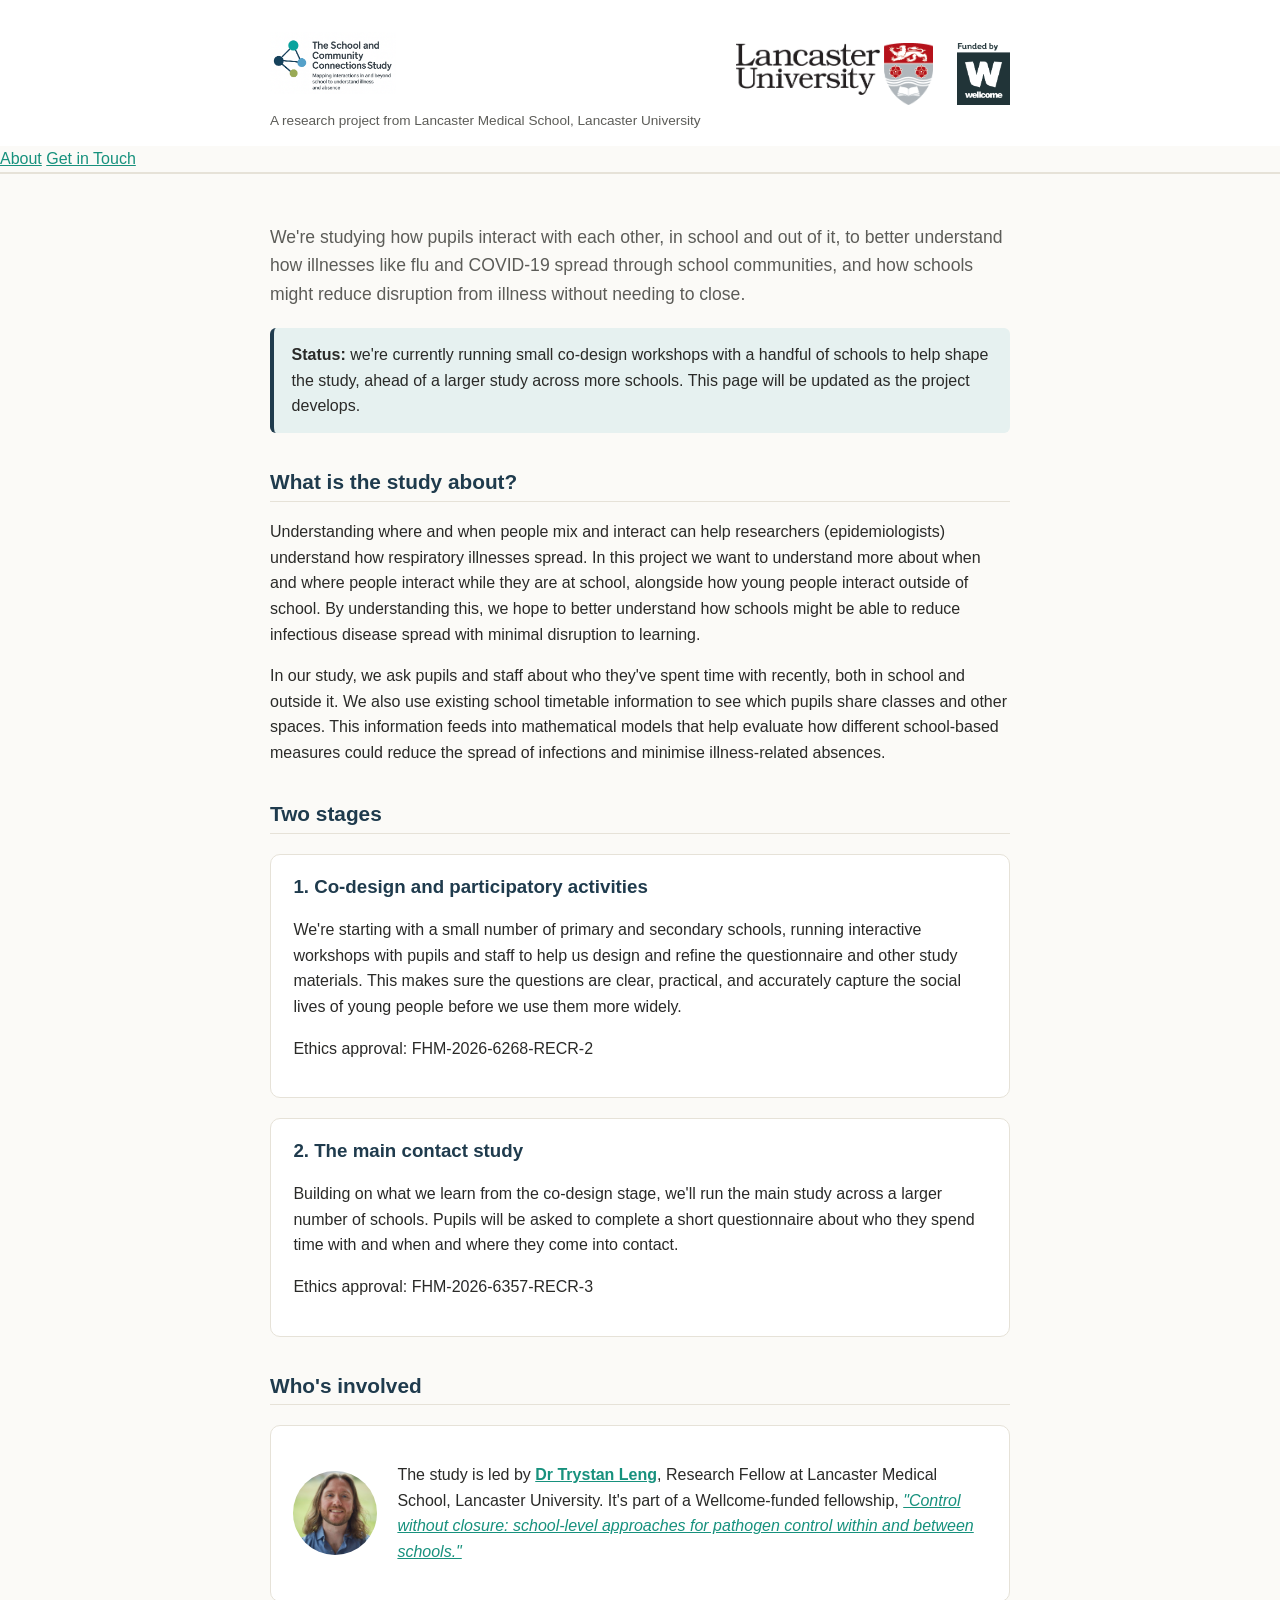
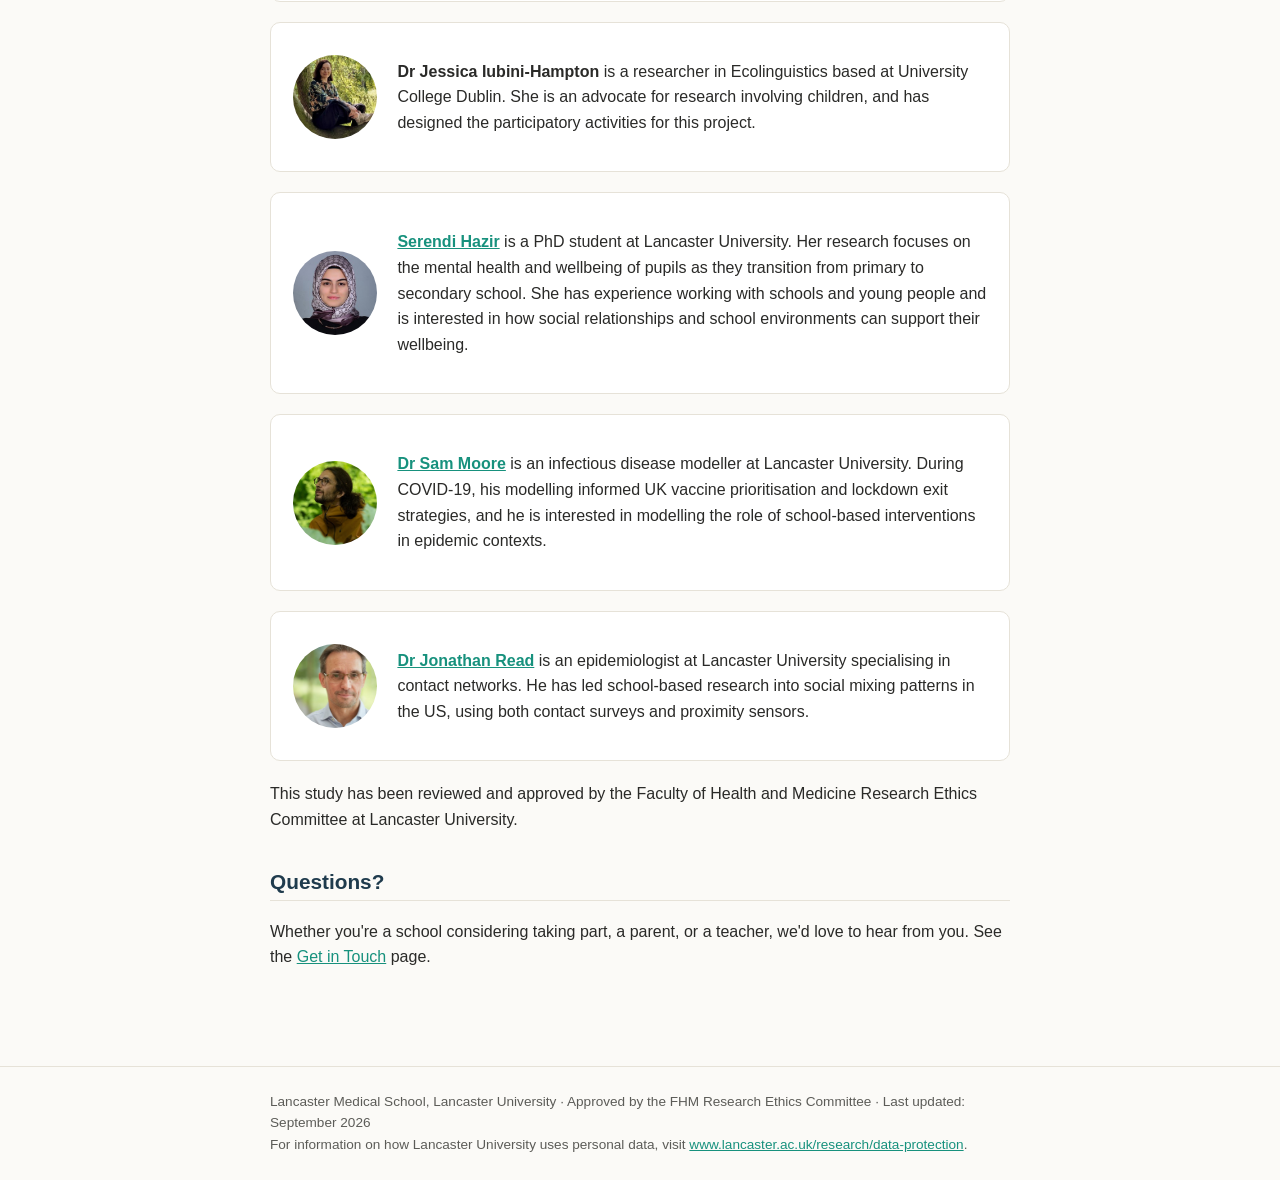
<file: index.html>
<!DOCTYPE html>
<html lang="en">
<head>
<meta charset="UTF-8">
<meta name="viewport" content="width=device-width, initial-scale=1.0">
<title>The School and Community Connections Study</title>
<meta name="description" content="The School and Community Connections Study is a Lancaster University research project mapping interactions in and beyond school to understand illness and absence.">
<!-- Social preview (shown when the link is shared, e.g. in an email or on social media) -->
<meta property="og:title" content="The School and Community Connections Study">
<meta property="og:description" content="A Lancaster University research project mapping interactions in and beyond school to understand illness and absence.">
<meta property="og:image" content="assets/logo.png">
<meta property="og:type" content="website">
<!-- Browser tab icon — a cropped version of the logo mark -->
<link rel="icon" type="image/png" href="assets/logo.png">
<link rel="stylesheet" href="assets/style.css">
</head>
<body>

<header class="site-header">
  <div class="site-header-inner">
    <div class="site-header-brand">
      <p class="site-logo">
        <a href="index.html">
          <img src="assets/logo.png" alt="The School and Community Connections Study — mapping interactions in and beyond school to understand illness and absence">
        </a>
      </p>
      <p class="tagline">A research project from Lancaster Medical School, Lancaster University</p>
    </div>
    <div class="site-header-logos">
      <img src="assets/lancaster-logo.png" alt="Lancaster University">
      <img src="assets/wellcome-logo.png" alt="Funded by Wellcome">
    </div>
  </div>
  <nav class="site-nav-bar">
    <div class="site-nav">
      <a href="index.html" aria-current="page">About</a>
      <a href="contact.html">Get in Touch</a>
    </div>
  </nav>
</header>

<main>
  <p class="lede">
    We're studying how pupils interact with each other, in school and out
    of it, to better understand how illnesses like flu and COVID-19 spread
    through school communities, and how schools might reduce
    disruption from illness without needing to close.
  </p>

  <div class="notice">
    <strong>Status:</strong> we're currently running small co-design
    workshops with a handful of schools to help shape the study, ahead of
    a larger study across more schools. This page will be updated as the
    project develops.
  </div>

  <h2>What is the study about?</h2>
  <p>
    Understanding where and when people mix and interact can help
    researchers (epidemiologists) understand how respiratory illnesses
    spread. In this project we want to understand more about when and
    where people interact while they are at school, alongside how young
    people interact outside of school. By understanding this, we hope to
    better understand how schools might be able to reduce infectious
    disease spread with minimal disruption to learning.
  </p>
  <p>
    In our study, we ask pupils and staff about who they've spent time
    with recently, both in school and outside it. We also use existing
    school timetable information to see which pupils share classes and
    other spaces. This information feeds into mathematical models that
    help evaluate how different school-based measures could reduce the
    spread of infections and minimise illness-related absences.
  </p>

  <h2>Two stages</h2>
  <div class="card">
    <h3>1. Co-design and participatory activities</h3>
    <p>
      We're starting with a small number of primary and secondary schools,
      running interactive workshops with pupils and staff to help us
      design and refine the questionnaire and other study materials. This
      makes sure the questions are clear, practical, and accurately
      capture the social lives of young people before we use them more
      widely.
    </p>
    <p class="file-note">Ethics approval: FHM-2026-6268-RECR-2</p>
  </div>
  <div class="card">
    <h3>2. The main contact study</h3>
    <p>
      Building on what we learn from the co-design stage, we'll run the
      main study across a larger number of schools. Pupils will be asked
      to complete a short questionnaire about who they spend time with
      and when and where they come into contact.
    </p>
    <p class="file-note">Ethics approval: FHM-2026-6357-RECR-3</p>
  </div>

  <h2>Who's involved</h2>
  <div class="card person">
    <img src="assets/trystan-leng.jpg" alt="Dr Trystan Leng">
    <div class="person-text">
      <p>
        The study is led by
        <a href="https://www.lancaster.ac.uk/health-and-medicine/about-us/people/trystan-leng"><strong>Dr Trystan Leng</strong></a>,
        Research Fellow at Lancaster Medical School, Lancaster University.
        It's part of a Wellcome-funded fellowship,
        <a href="https://wellcome.org/research-funding/funding-portfolio/funded-grants/control-without-closure-school-level-approaches"><em>"Control without closure: school-level approaches for pathogen control within and between schools."</em></a>
      </p>
    </div>
  </div>
  <div class="card person">
    <img src="assets/jessica-iubini-hampton.jpg" alt="Dr Jessica Iubini-Hampton">
    <div class="person-text">
      <p>
        <strong>Dr Jessica Iubini-Hampton</strong> is a researcher in
        Ecolinguistics based at University College Dublin. She is an
        advocate for research involving children, and has designed the
        participatory activities for this project.
      </p>
    </div>
  </div>
  <div class="card person">
    <img src="assets/serendi-hazir.jpg" alt="Serendi Hazir">
    <div class="person-text">
      <p>
        <a href="https://www.lancaster.ac.uk/health-and-medicine/about-us/people/serendi-hazir"><strong>Serendi Hazir</strong></a>
        is a PhD student at Lancaster University. Her research focuses on
        the mental health and wellbeing of pupils as they transition from
        primary to secondary school. She has experience working with
        schools and young people and is interested in how social
        relationships and school environments can support their wellbeing.
      </p>
    </div>
  </div>
  <div class="card person">
    <img src="assets/sam-moore.jpg" alt="Dr Sam Moore">
    <div class="person-text">
      <p>
        <a href="https://chicas.lancaster-university.uk/people/moores.html"><strong>Dr Sam Moore</strong></a>
        is an infectious disease modeller at Lancaster University. During
        COVID-19, his modelling informed UK vaccine prioritisation and
        lockdown exit strategies, and he is interested in modelling the
        role of school-based interventions in epidemic contexts.
      </p>
    </div>
  </div>
  <div class="card person">
    <img src="assets/jonathan-read.jpg" alt="Dr Jonathan Read">
    <div class="person-text">
      <p>
        <a href="https://www.lancaster.ac.uk/health-and-medicine/about-us/people/jonathan-read"><strong>Dr Jonathan Read</strong></a>
        is an epidemiologist at Lancaster University specialising in
        contact networks. He has led school-based research into social
        mixing patterns in the US, using both contact surveys and
        proximity sensors.
      </p>
    </div>
  </div>
  <p>
    This study has been reviewed and approved by the Faculty of Health and
    Medicine Research Ethics Committee at Lancaster University.
  </p>

  <h2>Questions?</h2>
  <p>
    Whether you're a school considering taking part, a parent, or a
    teacher, we'd love to hear from you. See the
    <a href="contact.html">Get in Touch</a> page.
  </p>
</main>

<footer class="site-footer">
  <div class="site-footer-inner">
    Lancaster Medical School, Lancaster University · Approved by the FHM
    Research Ethics Committee · Last updated: September 2026<br>
    For information on how Lancaster University uses personal data, visit
    <a href="https://www.lancaster.ac.uk/research/data-protection">www.lancaster.ac.uk/research/data-protection</a>.
  </div>
</footer>

</body>
</html>
</file>
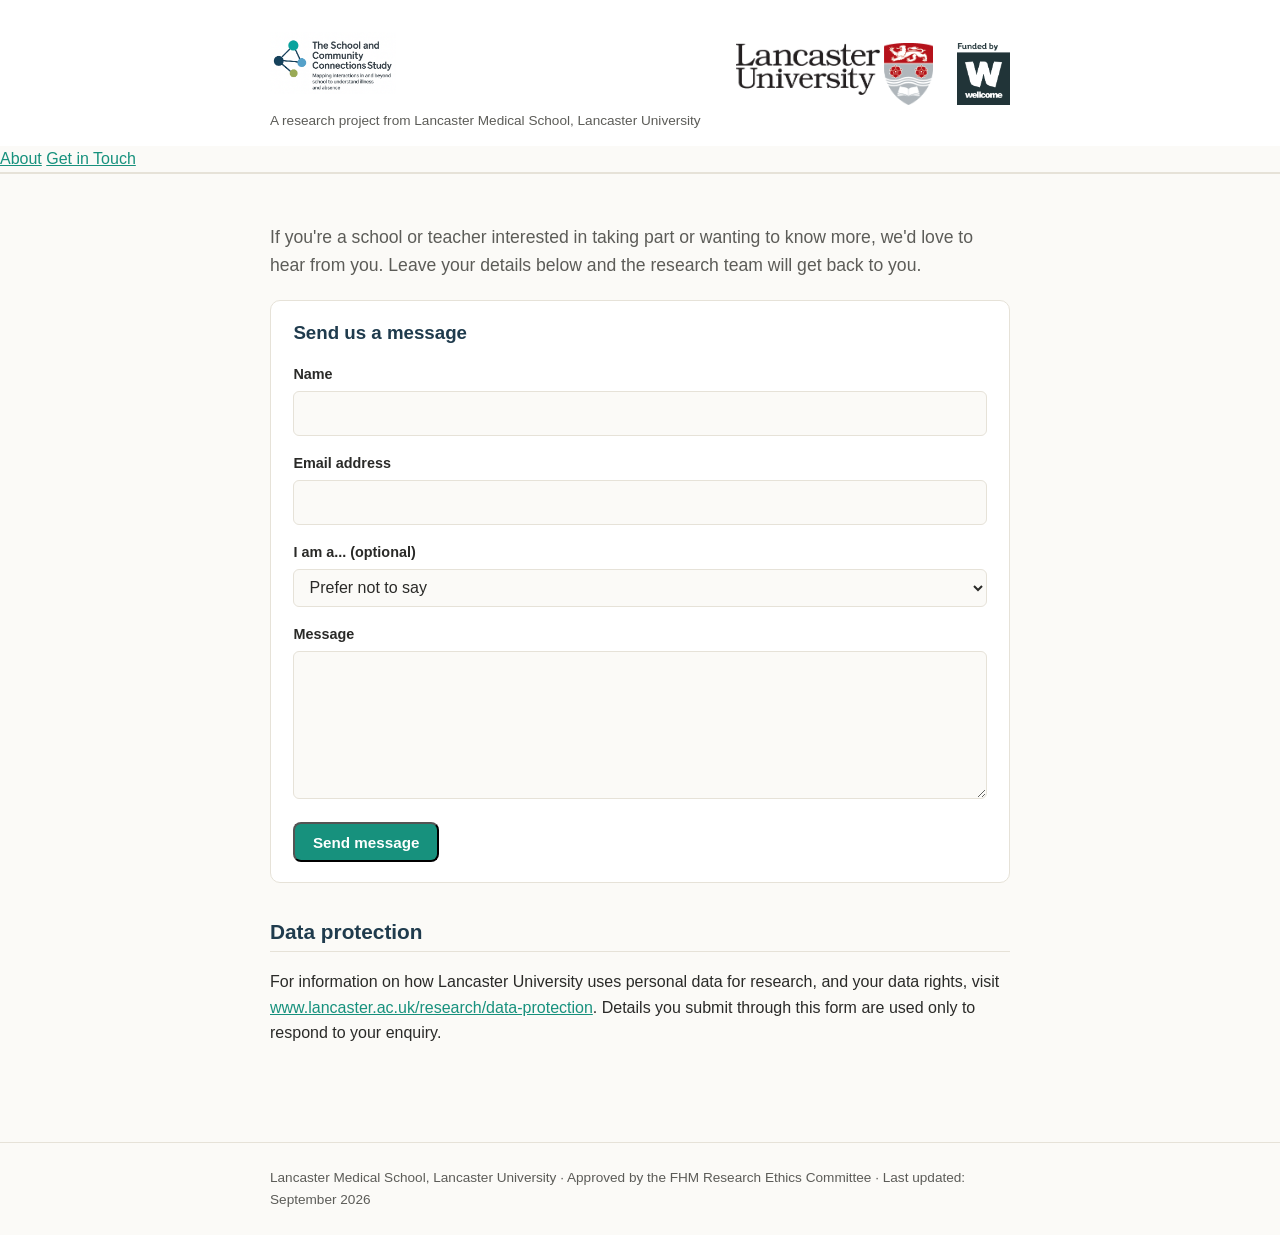
<file: contact.html>
<!DOCTYPE html>
<html lang="en">
<head>
<meta charset="UTF-8">
<meta name="viewport" content="width=device-width, initial-scale=1.0">
<title>Get in Touch — The School and Community Connections Study</title>
<meta property="og:title" content="Get in Touch — The School and Community Connections Study">
<meta property="og:image" content="assets/logo.png">
<meta property="og:type" content="website">
<link rel="icon" type="image/png" href="assets/logo.png">
<link rel="stylesheet" href="assets/style.css">
</head>
<body>

<header class="site-header">
  <div class="site-header-inner">
    <div class="site-header-brand">
      <p class="site-logo">
        <a href="index.html">
          <img src="assets/logo.png" alt="The School and Community Connections Study — mapping interactions in and beyond school to understand illness and absence">
        </a>
      </p>
      <p class="tagline">A research project from Lancaster Medical School, Lancaster University</p>
    </div>
    <div class="site-header-logos">
      <img src="assets/lancaster-logo.png" alt="Lancaster University">
      <img src="assets/wellcome-logo.png" alt="Funded by Wellcome">
    </div>
  </div>
  <nav class="site-nav-bar">
    <div class="site-nav">
      <a href="index.html">About</a>
      <a href="contact.html" aria-current="page">Get in Touch</a>
    </div>
  </nav>
</header>

<main>
  <p class="lede">
    If you're a school or teacher interested in taking part or wanting to know more, we'd love to hear
    from you. Leave your details below and the research team will get
    back to you.
  </p>

  <!--

  -->
  <div class="card">
    <h3>Send us a message</h3>
    <form action="https://formsubmit.co/t.leng@lancaster.ac.uk" method="POST">
      <div class="form-row">
        <label for="name">Name</label>
        <input type="text" id="name" name="name" required>
      </div>
      <div class="form-row">
        <label for="email">Email address</label>
        <input type="email" id="email" name="email" required>
      </div>
      <div class="form-row">
        <label for="role">I am a... (optional)</label>
        <select id="role" name="role">
          <option value="">Prefer not to say</option>
          <option value="School staff / headteacher">School staff / headteacher</option>
          <option value="Parent / guardian">Parent / guardian</option>
          <option value="Pupil / student">Pupil / student</option>
          <option value="Researcher">Researcher</option>
          <option value="Other">Other</option>
        </select>
      </div>
      <div class="form-row">
        <label for="message">Message</label>
        <textarea id="message" name="message" rows="5" required></textarea>
      </div>

      <!-- FormSubmit configuration fields -->
      <input type="hidden" name="_subject" value="New enquiry — The School and Community Connections Study website">
      <input type="hidden" name="_template" value="table">
      <input type="hidden" name="_captcha" value="false">
      <input type="hidden" name="_next" value="https://tsleng93.github.io/school-community-connections/thanks.html">
      <!-- Honeypot field to deter simple spam bots — kept hidden from real visitors via CSS -->
      <input type="text" name="_honey" class="hp-field" tabindex="-1" autocomplete="off">

      <button type="submit" class="button">Send message</button>
    </form>
  </div>

  <h2>Data protection</h2>
  <p>
    For information on how Lancaster University uses personal data for
    research, and your data rights, visit
    <a href="https://www.lancaster.ac.uk/research/data-protection">www.lancaster.ac.uk/research/data-protection</a>.
    Details you submit through this form are used only to respond to your
    enquiry.
  </p>
</main>

<footer class="site-footer">
  <div class="site-footer-inner">
    Lancaster Medical School, Lancaster University · Approved by the FHM
    Research Ethics Committee · Last updated: September 2026
  </div>
</footer>

<!--
  MAILTO FALLBACK (no third-party service): if you'd rather not use
  FormSubmit, delete the <form> block and <script> above and replace
  them with this simpler option instead:

  <p>
    Email us directly at
    <a href="mailto:t.leng@lancaster.ac.uk">t.leng@lancaster.ac.uk</a>.
  </p>
-->

</body>
</html>
</file>
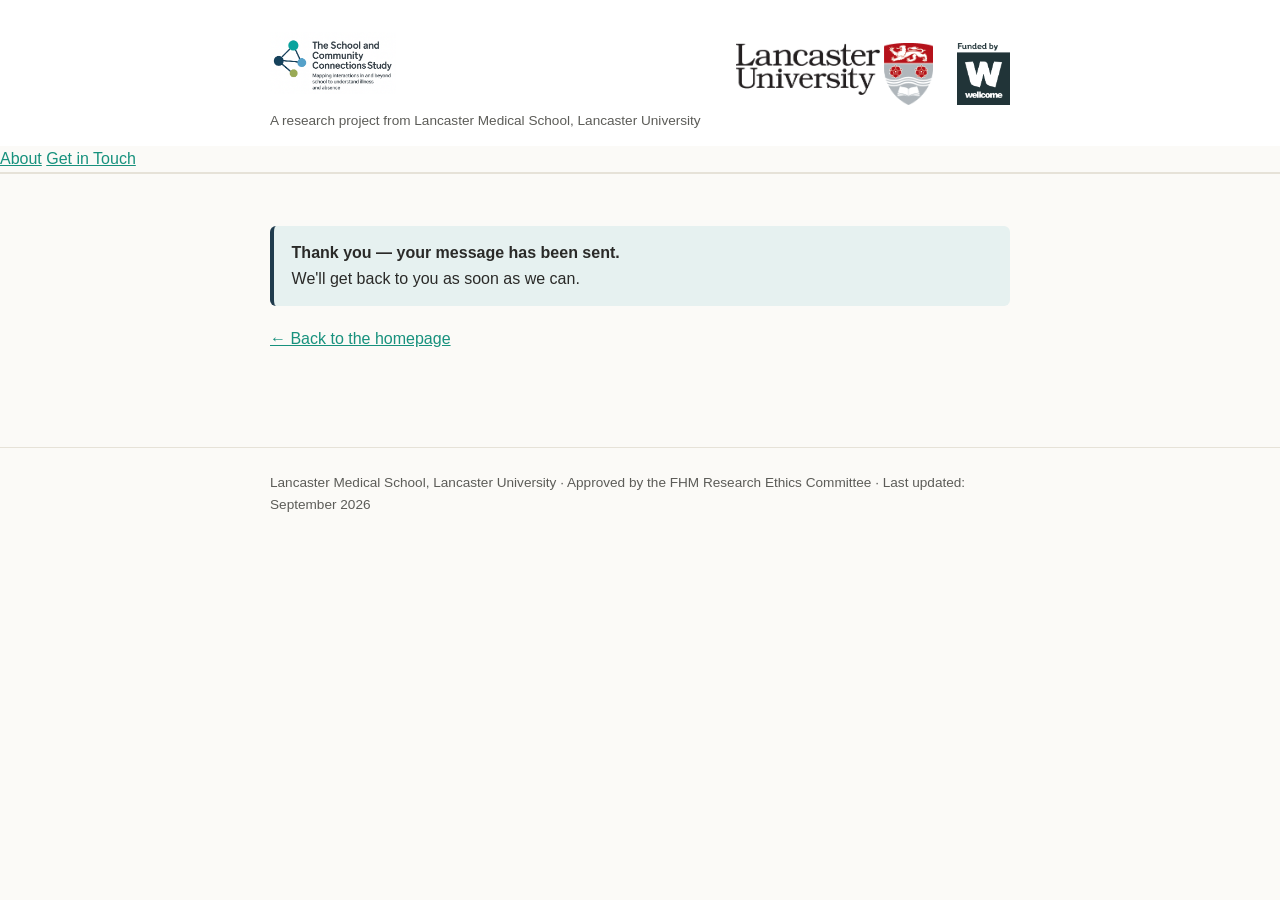
<file: thanks.html>
<!DOCTYPE html>
<html lang="en">
<head>
<meta charset="UTF-8">
<meta name="viewport" content="width=device-width, initial-scale=1.0">
<title>Message sent — The School and Community Connections Study</title>
<link rel="icon" type="image/png" href="assets/logo.png">
<link rel="stylesheet" href="assets/style.css">
</head>
<body>

<header class="site-header">
  <div class="site-header-inner">
    <div class="site-header-brand">
      <p class="site-logo">
        <a href="index.html">
          <img src="assets/logo.png" alt="The School and Community Connections Study — mapping interactions in and beyond school to understand illness and absence">
        </a>
      </p>
      <p class="tagline">A research project from Lancaster Medical School, Lancaster University</p>
    </div>
    <div class="site-header-logos">
      <img src="assets/lancaster-logo.png" alt="Lancaster University">
      <img src="assets/wellcome-logo.png" alt="Funded by Wellcome">
    </div>
  </div>
  <nav class="site-nav-bar">
    <div class="site-nav">
      <a href="index.html">About</a>
      <a href="contact.html">Get in Touch</a>
    </div>
  </nav>
</header>

<main>
  <div class="notice">
    <strong>Thank you — your message has been sent.</strong><br>
    We'll get back to you as soon as we can.
  </div>
  <p>
    <a href="index.html">&larr; Back to the homepage</a>
  </p>
</main>

<footer class="site-footer">
  <div class="site-footer-inner">
    Lancaster Medical School, Lancaster University · Approved by the FHM
    Research Ethics Committee · Last updated: September 2026
  </div>
</footer>

</body>
</html>
</file>
<file: assets/style.css>
/* ==========================================================================
   The School and Community Connections Study — site stylesheet
   Light-touch, easy to edit. Colors are set as CSS variables below —
   change them in one place (the :root block) to re-theme the whole site.
   ========================================================================== */

:root {
  --color-bg: #fbfaf7;
  --color-surface: #ffffff;
  --color-text: #2a2a28;
  --color-muted: #5c5c58;
  --color-primary: #1f3b4d;      /* dark slate navy, matches the logo wordmark — headings, nav bar */
  --color-primary-light: #e6f1f0;
  --color-accent: #17917d;       /* teal, matches the logo mark — links, buttons */
  --color-border: #e6e2d8;
  --max-width: 780px;
  --radius: 10px;
}

* { box-sizing: border-box; }

html { scroll-behavior: smooth; }

body {
  margin: 0;
  font-family: -apple-system, BlinkMacSystemFont, "Segoe UI", Roboto, Helvetica, Arial, sans-serif;
  color: var(--color-text);
  background: var(--color-bg);
  line-height: 1.6;
}

.site-header {
  background: var(--color-surface);
  border-bottom: 1px solid var(--color-border);
}

.site-header-inner {
  max-width: var(--max-width);
  margin: 0 auto;
  padding: 1rem 1.25rem 0.9rem;
  display: flex;
  align-items: center;
  justify-content: space-between;
  gap: 1.5rem;
  flex-wrap: wrap;
}

.site-header-brand {
  flex: 1 1 260px;
  min-width: 0;
}

/* Project logo (icon + wordmark + strapline, all in one image). The
   image already carries the title text, so it doubles as the page's
   visible <h1> — see the markup in index.html/contact.html.
   Sized by HEIGHT (not width: 100%) so it can't be squashed by flex
   layout — width:100% on a flex child is unreliable across browsers
   and was causing this logo to shrink unpredictably. */
.site-logo img {
  display: block;
  height: 62px;
  width: auto;
  max-width: 100%;
}

/* University/funder logo(s), top right — sized to the SAME height as
   the project logo above, so the two read as equally prominent. Add
   more logos (e.g. a funder) as extra <img> tags inside
   .site-header-logos and they'll lay out side by side at this height. */
.site-header-logos {
  display: flex;
  align-items: center;
  gap: 1.5rem;
  flex: 0 0 auto;
}

.site-header-logos img {
  display: block;
  height: 62px;
  width: auto;
  max-width: 100%;
}

.site-header p.tagline {
  margin: 0.4rem 0 0;
  color: var(--color-muted);
  font-size: 0.85rem;
}

nav.site-nav-bar {
  background: var(--color-bg);
  border-bottom: 1px solid var(--color-border);
}

nav.site-nav {
  max-width: var(--max-width);
  margin: 0 auto;
  padding: 0.6rem 1.25rem 0;
  display: flex;
  flex-wrap: wrap;
  gap: 0.5rem;
}

nav.site-nav a {
  color: var(--color-primary);
  text-decoration: none;
  font-size: 1rem;
  font-weight: 700;
  padding: 0.75rem 1.5rem;
  border-radius: 8px 8px 0 0;
  border: 1px solid transparent;
  border-bottom: none;
  transition: background-color 0.15s ease, color 0.15s ease;
}

nav.site-nav a:hover {
  background: var(--color-primary-light);
}

nav.site-nav a[aria-current="page"] {
  background: var(--color-primary);
  color: #fff;
  border-color: var(--color-primary);
}

main {
  max-width: var(--max-width);
  margin: 0 auto;
  padding: 2rem 1.25rem 3rem;
}

h1, h2, h3 {
  color: var(--color-primary);
  line-height: 1.25;
}

h2 {
  margin-top: 2.25rem;
  font-size: 1.3rem;
  border-bottom: 1px solid var(--color-border);
  padding-bottom: 0.35rem;
}

a { color: var(--color-accent); }

.lede {
  font-size: 1.1rem;
  color: var(--color-muted);
}

.card {
  background: var(--color-surface);
  border: 1px solid var(--color-border);
  border-radius: var(--radius);
  padding: 1.25rem 1.4rem;
  margin: 1.25rem 0;
}

.card h3 { margin-top: 0; }

.person {
  display: flex;
  align-items: center;
  gap: 1.25rem;
  flex-wrap: wrap;
}

.person img {
  width: 84px;
  height: 84px;
  border-radius: 50%;
  object-fit: cover;
  flex-shrink: 0;
}

.person .person-text { flex: 1; min-width: 200px; }

.notice {
  background: var(--color-primary-light);
  border-left: 4px solid var(--color-primary);
  padding: 0.9rem 1.1rem;
  border-radius: 6px;
  margin: 1.25rem 0;
}

.button {
  display: inline-block;
  background: var(--color-accent);
  color: #fff;
  text-decoration: none;
  padding: 0.6rem 1.1rem;
  border-radius: 8px;
  font-weight: 600;
  font-size: 0.95rem;
}

.button:hover { opacity: 0.92; }

ul.file-list {
  list-style: none;
  padding: 0;
  margin: 0;
}

ul.file-list li {
  border: 1px solid var(--color-border);
  border-radius: 8px;
  padding: 0.7rem 1rem;
  margin-bottom: 0.6rem;
  background: var(--color-surface);
  display: flex;
  justify-content: space-between;
  align-items: baseline;
  gap: 1rem;
  flex-wrap: wrap;
}

ul.file-list .file-note {
  color: var(--color-muted);
  font-size: 0.9rem;
}

.status-tag {
  display: inline-block;
  font-size: 0.75rem;
  text-transform: uppercase;
  letter-spacing: 0.04em;
  background: var(--color-primary-light);
  color: var(--color-primary);
  padding: 0.15rem 0.5rem;
  border-radius: 4px;
  margin-left: 0.5rem;
  vertical-align: middle;
}

/* ---- Contact form ---- */

.form-row {
  margin-bottom: 1rem;
}

.form-row label {
  display: block;
  font-weight: 600;
  font-size: 0.9rem;
  margin-bottom: 0.3rem;
  color: var(--color-text);
}

.form-row input,
.form-row select,
.form-row textarea {
  width: 100%;
  font: inherit;
  color: var(--color-text);
  background: var(--color-bg);
  border: 1px solid var(--color-border);
  border-radius: 6px;
  padding: 0.55rem 0.7rem;
}

.form-row input:focus,
.form-row select:focus,
.form-row textarea:focus {
  outline: 2px solid var(--color-accent);
  outline-offset: 1px;
}

.hp-field {
  position: absolute;
  left: -9999px;
  width: 1px;
  height: 1px;
  opacity: 0;
}

.form-status {
  margin-top: 0.9rem;
  font-size: 0.92rem;
  color: var(--color-primary);
  font-weight: 600;
}

footer.site-footer {
  border-top: 1px solid var(--color-border);
  margin-top: 2rem;
}

footer.site-footer .site-footer-inner {
  max-width: var(--max-width);
  margin: 0 auto;
  padding: 1.5rem 1.25rem;
  color: var(--color-muted);
  font-size: 0.85rem;
}

@media (max-width: 480px) {
  nav.site-nav { gap: 0.1rem 0.75rem; }
  .site-logo img,
  .site-header-logos img {
    height: 46px;
  }
}
</file>
